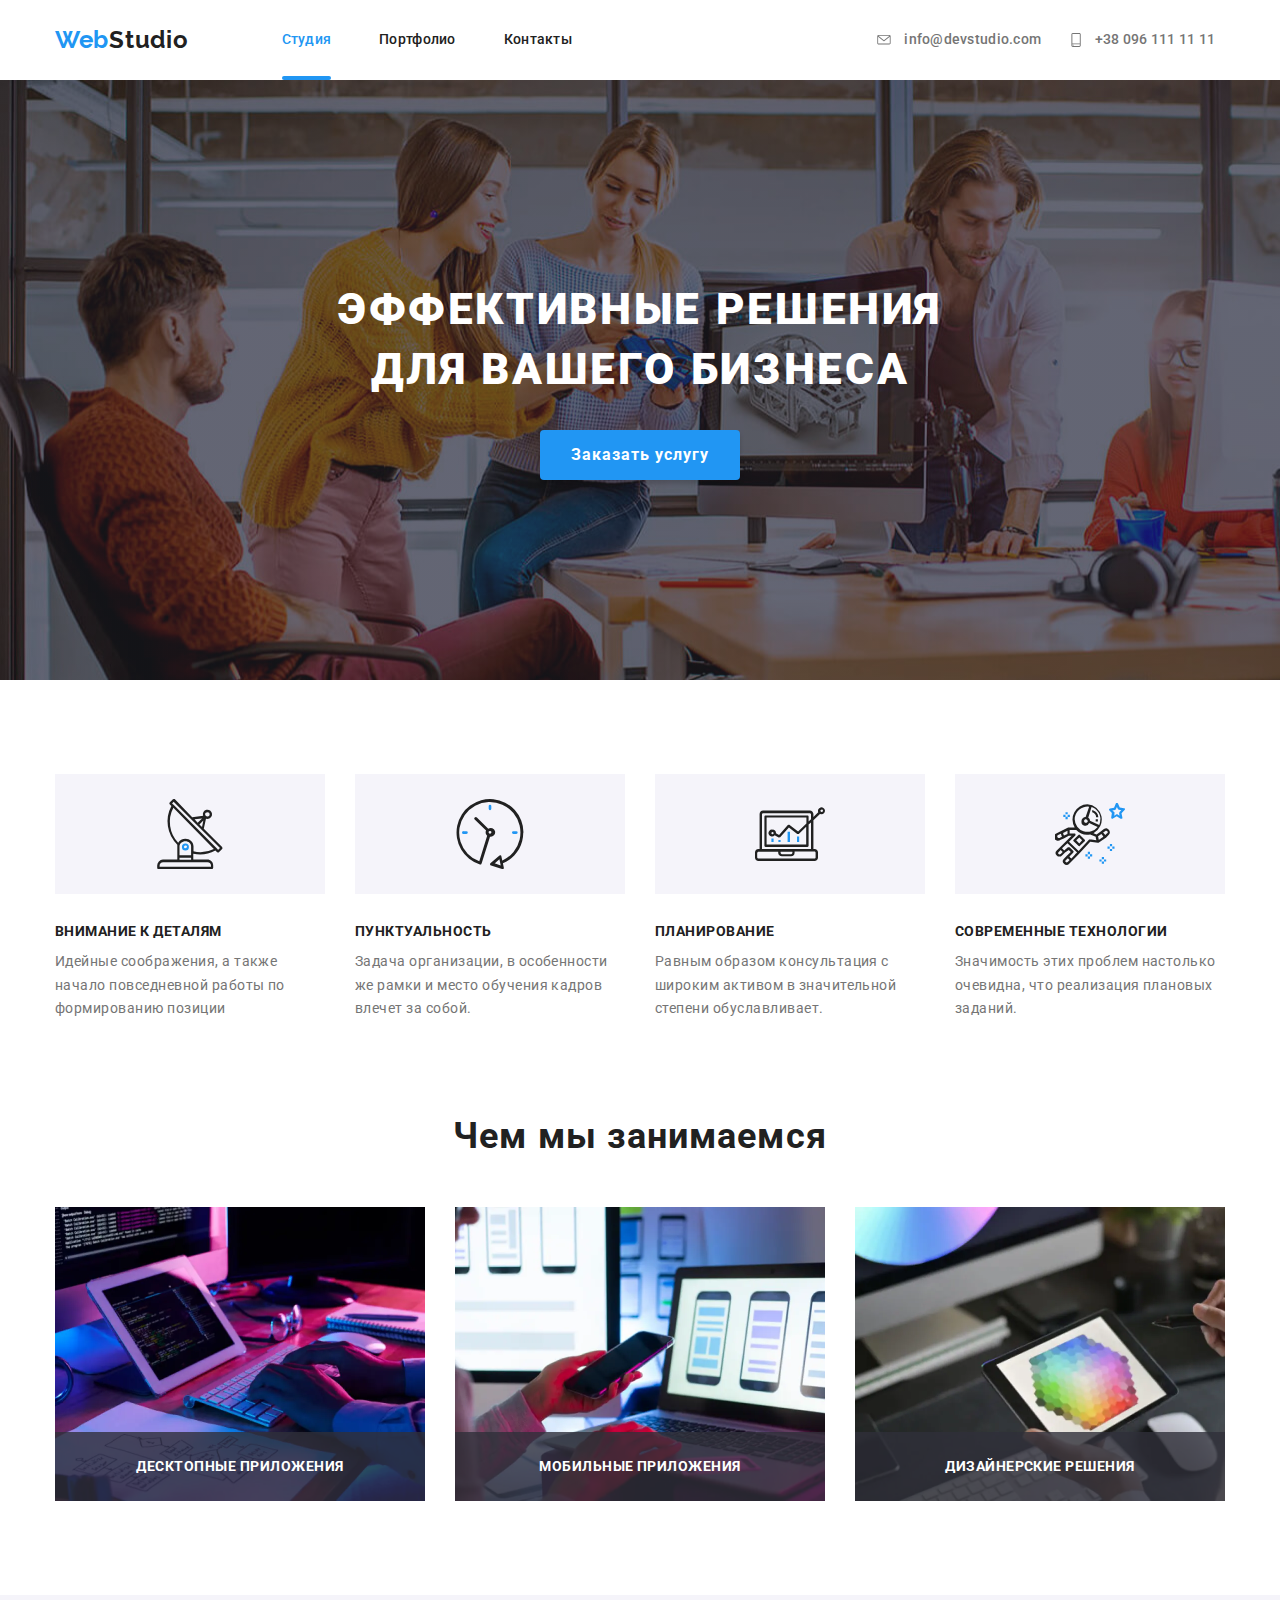
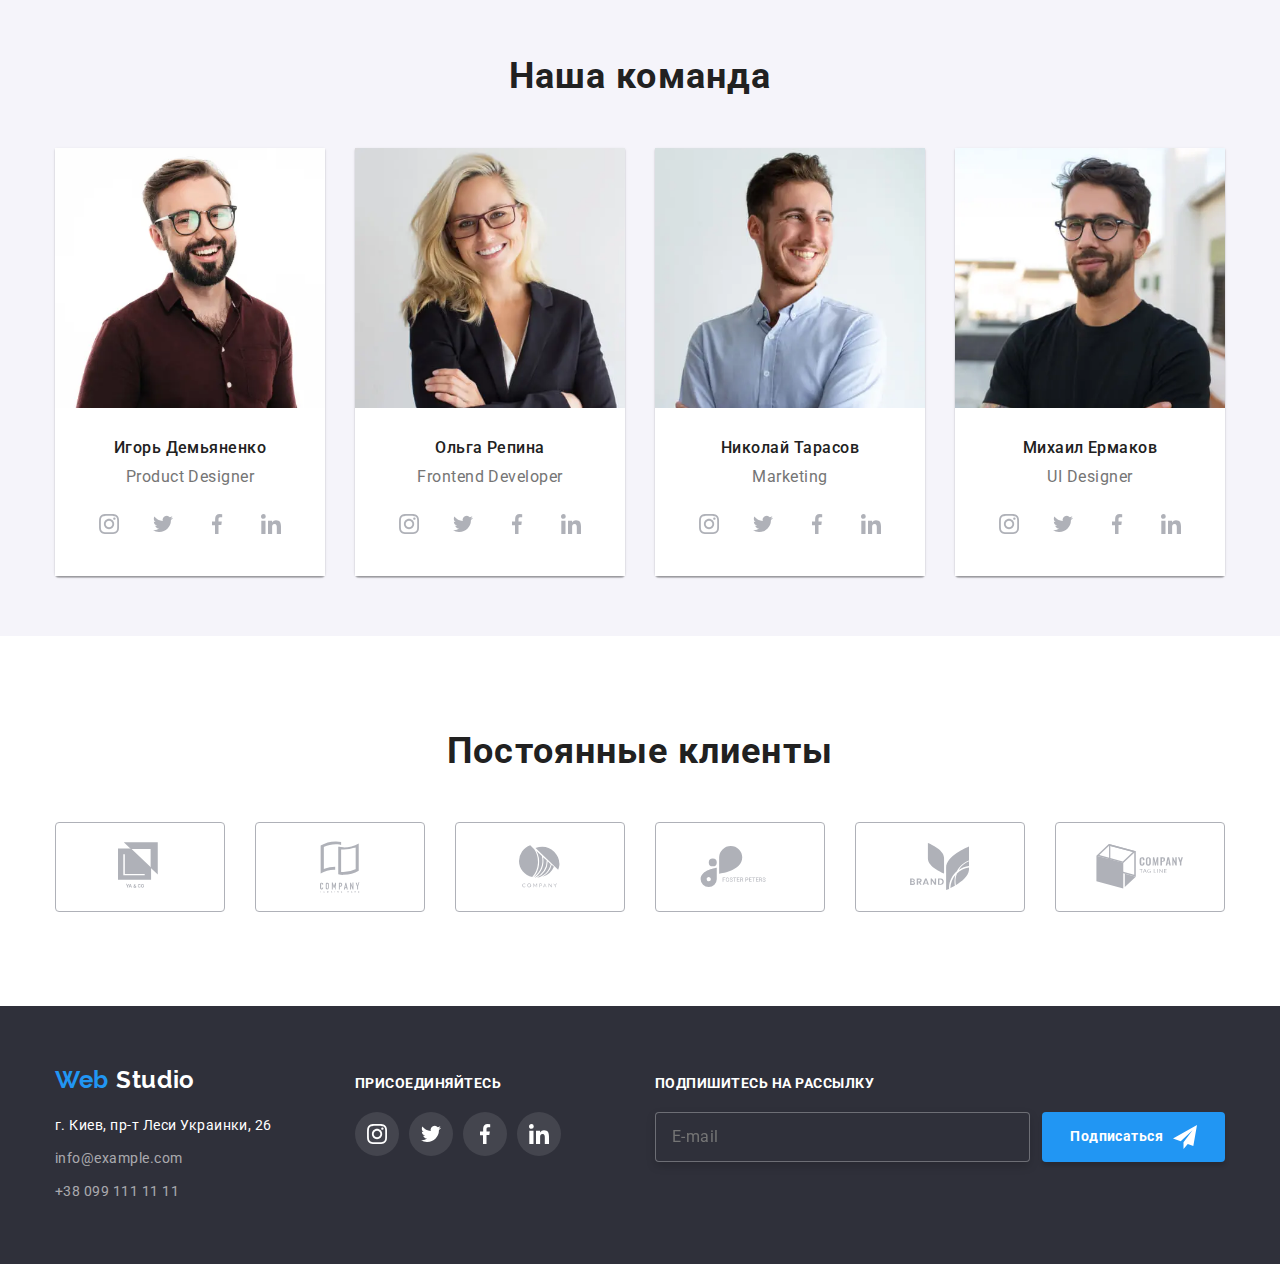
<file: index.html>
<!DOCTYPE html>
<html lang="ru">
  <head>
    <meta charset="UTF-8" />
    <meta name="viewport" content="width=device-width, initial-scale=1.0" />
    <title>Web Studio</title>
    <link
      href="https://fonts.googleapis.com/css2?family=Roboto:wght@400;500;700;900&display=swap"
      rel="stylesheet"
    />
    <link rel="stylesheet" href="./css/main.min.css" />
  </head>
  <body>
    <!-- Шапка с навигацией header-->
    <header class="header">
      <div class="container header-container">
        <a class="logo link" id="flag" href="" lang="en">
          <span>Web</span>Studio</a
        >
        <button
          class="menu-btn"
          type="button"
          aria-expanded="false"
          aria-controls="navigation-menu"
          data-menu-button
        >
          <svg
            class="burger-menu"
            width="40"
            height="40"
            aria-label="Переключатель мобильного меню"
          >
            <use class="icon-open" href="./images/sprite.svg#icon-openB"></use>
            <use
              class="icon-close"
              href="./images/sprite.svg#icon-closeB"
            ></use>
          </svg>
        </button>
        <nav class="navigation-menu" id="navigation-menu" data-menu>
          <ul class="navigation-list list">
            <li class="navigation-list-item studio">
              <a class="navigation-list-link studio link" href="">Студия</a>
            </li>
            <li class="navigation-list-item">
              <a class="navigation-list-link link" href="./portfolio.html"
                >Портфолио</a
              >
            </li>
            <li class="navigation-list-item">
              <a class="navigation-list-link link" href="">Контакты</a>
            </li>
          </ul>
          <address class="address-header">
            <ul class="address-header-list list">
              <li class="adress-header-list-item">
                <a
                  class="address-header-link link"
                  href="mailto:info@devstudio.com"
                >
                  <svg class="header-icons" width="14" height="10">
                    <use href="./images/sprite.svg#icon-envelope"></use>
                  </svg>
                  info@devstudio.com</a
                >
              </li>
              <li class="adress-header-list-item">
                <a class="address-header-link link" href="tel:+380961111111">
                  <svg class="header-icons" width="10" height="14">
                    <use href="./images/sprite.svg#icon-smartphone"></use>
                  </svg>
                  +38 096 111 11 11</a
                >
              </li>
            </ul>
          </address>
        </nav>
      </div>
    </header>
    <main>
      <!-- Заголовок main-->
      <section class="main">
        <h1 class="main-heading">
          Эффективные решения <br />
          для вашего бизнеса
        </h1>
        <button class="main-heading-order-button" data-modal-open>
          Заказать услугу
        </button>
      </section>
      <!-- О нас about us -->
      <section class="about-us container">
        <h2 hidden>о нас</h2>
        <ul class="about-us-list list">
          <li class="about-us-list-item">
            <div class="about-us-block">
              <svg class="about-us-icons">
                <use href="./images/sprite.svg#icon-antenna"></use>
              </svg>
            </div>
            <h3 class="about-us-subtitle main-subtitle">Внимание к деталям</h3>
            <p class="about-us-description">
              Идейные соображения, а также начало повседневной работы по
              формированию позиции
            </p>
          </li>
          <li class="about-us-list-item">
            <div class="about-us-block">
              <svg class="about-us-icons">
                <use href="./images/sprite.svg#icon-clock"></use>
              </svg>
            </div>
            <h3 class="about-us-subtitle main-subtitle">Пунктуальность</h3>
            <p class="about-us-description">
              Задача организации, в особенности же рамки и место обучения кадров
              влечет за собой.
            </p>
          </li>
          <li class="about-us-list-item">
            <div class="about-us-block">
              <svg class="about-us-icons">
                <use href="./images/sprite.svg#icon-diagram"></use>
              </svg>
            </div>
            <h3 class="about-us-subtitle main-subtitle">Планирование</h3>
            <p class="about-us-description">
              Равным образом консультация с широким активом в значительной
              степени обуславливает.
            </p>
          </li>
          <li class="about-us-list-item">
            <div class="about-us-block">
              <svg class="about-us-icons">
                <use href="./images/sprite.svg#icon-astronaut"></use>
              </svg>
            </div>
            <h3 class="about-us-subtitle main-subtitle">
              Современные технологии
            </h3>
            <p class="about-us-description">
              Значимость этих проблем настолько очевидна, что реализация
              плановых заданий.
            </p>
          </li>
        </ul>
      </section>
      <!-- Чем мы занимаемся doing -->
      <section class="doing container">
        <h2 class="doing-title main-title">Чем мы занимаемся</h2>
        <ul class="doing-list list">
          <li class="doing-list-item">
            <picture>
              <source
                srcset="./images/what_we_do/DesctopWebP.webp"
                type="image/webp"
              />
              <img
                class="doing-img"
                srcset="
                  ./images/what_we_do/Desctop.jpg   1x,
                  ./images/what_we_do/Desctop2x.jpg 2x
                "
                src="./images/what_we_do/Desctop.jpg"
                alt="ноутбук"
                width="370"
                height="294"
              />
            </picture>
            <h3 class="doing-subtitle main-subtitle">Десктопные приложения</h3>
          </li>
          <li class="doing-list-item">
            <picture>
              <source
                srcset="./images/what_we_do/MobileWebP.webp"
                type="image/webp"
              />
              <img
                class="doing-img"
                srcset="
                  ./images/what_we_do/Mobile.jpg   1x,
                  ./images/what_we_do/Mobile2x.jpg 2x
                "
                src="./images/what_we_do/Mobile.jpg"
                alt="телефон"
                width="370"
                height="294"
              />
            </picture>
            <h3 class="doing-subtitle main-subtitle">Мобильные приложения</h3>
          </li>
          <li class="doing-list-item">
            <picture>
              <source
                srcset="./images/what_we_do/TabletWebP.webp"
                type="image/webp"
              />
              <img
                class="doing-img"
                srcset="
                  ./images/what_we_do/Tablet.jpg   1x,
                  ./images/what_we_do/Tablet2x.jpg 2x
                "
                src="./images/what_we_do/Tablet.jpg"
                alt="телефон"
                width="370"
                height="294"
              />
            </picture>
            <h3 class="doing-subtitle main-subtitle">Дизайнерские решения</h3>
          </li>
        </ul>
      </section>
      <!-- Наша команда team -->
      <section class="team">
        <div class="container">
          <h2 class="team-title main-title">Наша команда</h2>
          <ul class="team-list list">
            <li class="team-list-item">
              <div class="team-photo-thumb">
                <picture>
                  <source
                    srcset="
                      ./images/our_team/IehorWebP.webp   1x,
                      ./images/our_team/IehorWebP2x.webp 2x
                    "
                    type="image/webp"
                  />
                  <img
                    class="team-img"
                    srcset="
                      ./images/our_team/Iehor.jpg   1x,
                      ./images/our_team/Iehor2x.jpg 2x
                    "
                    src="./images/our_team/Iehor.jpg"
                    alt="фотография"
                  />
                </picture>
              </div>
              <div class="team-name-block">
                <h3 class="team-name">Игорь Демьяненко</h3>
                <p class="team-profession" lang="en">Product Designer</p>
                <ul class="team-social-list list">
                  <li class="team-social-list-item">
                    <a
                      class="team-social-link"
                      href=""
                      target="_blank"
                      aria-label="иконка инстаграмм"
                    >
                      <svg class="team-social-icons">
                        <use href="./images/sprite.svg#icon-instagram"></use>
                      </svg>
                    </a>
                  </li>
                  <li class="team-social-list-item">
                    <a
                      class="team-social-link"
                      href=""
                      target="_blank"
                      aria-label="иконка твиттер"
                    >
                      <svg class="team-social-icons">
                        <use href="./images/sprite.svg#icon-twitter"></use>
                      </svg>
                    </a>
                  </li>
                  <li class="team-social-list-item">
                    <a
                      class="team-social-link"
                      href=""
                      target="_blank"
                      aria-label="иконка фейсбук"
                    >
                      <svg class="team-social-icons">
                        <use href="./images/sprite.svg#icon-facebook"></use>
                      </svg>
                    </a>
                  </li>
                  <li class="team-social-list-item">
                    <a
                      class="team-social-link"
                      href=""
                      target="_blank"
                      aria-label="иконка ликедина"
                    >
                      <svg class="team-social-icons">
                        <use href="./images/sprite.svg#icon-linkedin"></use>
                      </svg>
                    </a>
                  </li>
                </ul>
              </div>
            </li>
            <li class="team-list-item">
              <div class="team-photo-thumb">
                <picture>
                  <source
                    srcset="
                      ./images/our_team/OlgaWebP.webp   1x,
                      ./images/our_team/OlgaWebp2x.webp 2x
                    "
                    type="image/webp"
                  />
                  <img
                    class="team-img"
                    srcset="
                      ./images/our_team/Olga.jpg   1x,
                      ./images/our_team/Olga2x.jpg 2x
                    "
                    src="./images/our_team/Olga.jpg"
                    alt="фотография"
                  />
                </picture>
              </div>
              <div class="team-name-block">
                <h3 class="team-name">Ольга Репина</h3>
                <p class="team-profession" lang="en">Frontend Developer</p>
                <ul class="team-social-list list">
                  <li class="team-social-list-item">
                    <a
                      class="team-social-link"
                      href=""
                      target="_blank"
                      aria-label="иконка инстаграмм"
                    >
                      <svg class="team-social-icons">
                        <use href="./images/sprite.svg#icon-instagram"></use>
                      </svg>
                    </a>
                  </li>
                  <li class="team-social-list-item">
                    <a
                      class="team-social-link"
                      href=""
                      target="_blank"
                      aria-label="иконка твиттер"
                    >
                      <svg class="team-social-icons">
                        <use href="./images/sprite.svg#icon-twitter"></use>
                      </svg>
                    </a>
                  </li>
                  <li class="team-social-list-item">
                    <a
                      class="team-social-link"
                      href=""
                      target="_blank"
                      aria-label="иконка фейсбук"
                    >
                      <svg class="team-social-icons">
                        <use href="./images/sprite.svg#icon-facebook"></use>
                      </svg>
                    </a>
                  </li>
                  <li class="team-social-list-item">
                    <a
                      class="team-social-link"
                      href=""
                      target="_blank"
                      aria-label="иконка ликедина"
                    >
                      <svg class="team-social-icons">
                        <use href="./images/sprite.svg#icon-linkedin"></use>
                      </svg>
                    </a>
                  </li>
                </ul>
              </div>
            </li>
            <li class="team-list-item">
              <div class="team-photo-thumb">
                <picture>
                  <source
                    srcset="
                      ./images/our_team/NikoliWebP.webp   1x,
                      ./images/our_team/NikoliWebP2x.webp 2x
                    "
                    type="image/webp"
                  />
                  <img
                    class="team-img"
                    srcset="
                      ./images/our_team/Nikol.jpg    1x,
                      ./images/our_team/Nikoli2x.jpg 2x
                    "
                    src="./images/our_team/Nikol.jpg"
                    alt="фотография"
                  />
                </picture>
              </div>
              <div class="team-name-block">
                <h3 class="team-name">Николай Тарасов</h3>
                <p class="team-profession" lang="en">Marketing</p>
                <ul class="team-social-list list">
                  <li class="team-social-list-item">
                    <a
                      class="team-social-link"
                      href=""
                      target="_blank"
                      aria-label="иконка инстаграмм"
                    >
                      <svg class="team-social-icons">
                        <use href="./images/sprite.svg#icon-instagram"></use>
                      </svg>
                    </a>
                  </li>
                  <li class="team-social-list-item">
                    <a
                      class="team-social-link"
                      href=""
                      target="_blank"
                      aria-label="иконка твиттер"
                    >
                      <svg class="team-social-icons">
                        <use href="./images/sprite.svg#icon-twitter"></use>
                      </svg>
                    </a>
                  </li>
                  <li class="team-social-list-item">
                    <a
                      class="team-social-link"
                      href=""
                      target="_blank"
                      aria-label="иконка фейсбук"
                    >
                      <svg class="team-social-icons">
                        <use href="./images/sprite.svg#icon-facebook"></use>
                      </svg>
                    </a>
                  </li>
                  <li class="team-social-list-item">
                    <a
                      class="team-social-link"
                      href=""
                      target="_blank"
                      aria-label="иконка ликедина"
                    >
                      <svg class="team-social-icons">
                        <use href="./images/sprite.svg#icon-linkedin"></use>
                      </svg>
                    </a>
                  </li>
                </ul>
              </div>
            </li>
            <li class="team-list-item">
              <div class="team-photo-thumb">
                <picture>
                  <source
                    srcset="
                      ./images/our_team/MishaWebP.webp   1x,
                      ./images/our_team/MishaWebP2x.webp 2x
                    "
                    type="image/webp"
                  />
                  <img
                    class="team-img"
                    srcset="
                      ./images/our_team/Misha.jpg   1x,
                      ./images/our_team/Misha2x.jpg 2x
                    "
                    src="./images/our_team/Misha.jpg"
                    alt="фотография"
                  />
                </picture>
              </div>
              <div class="team-name-block">
                <h3 class="team-name">Михаил Ермаков</h3>
                <p class="team-profession" lang="en">UI Designer</p>
                <ul class="team-social-list list">
                  <li class="team-social-list-item">
                    <a
                      class="team-social-link"
                      href=""
                      target="_blank"
                      aria-label="иконка инстаграмм"
                    >
                      <svg class="team-social-icons">
                        <use href="./images/sprite.svg#icon-instagram"></use>
                      </svg>
                    </a>
                  </li>
                  <li class="team-social-list-item">
                    <a
                      class="team-social-link"
                      href=""
                      target="_blank"
                      aria-label="иконка твиттер"
                    >
                      <svg class="team-social-icons">
                        <use href="./images/sprite.svg#icon-twitter"></use>
                      </svg>
                    </a>
                  </li>
                  <li class="team-social-list-item">
                    <a
                      class="team-social-link"
                      href=""
                      target="_blank"
                      aria-label="иконка фейсбук"
                    >
                      <svg class="team-social-icons">
                        <use href="./images/sprite.svg#icon-facebook"></use>
                      </svg>
                    </a>
                  </li>
                  <li class="team-social-list-item">
                    <a
                      class="team-social-link"
                      href=""
                      target="_blank"
                      aria-label="иконка ликедина"
                    >
                      <svg class="team-social-icons">
                        <use href="./images/sprite.svg#icon-linkedin"></use>
                      </svg>
                    </a>
                  </li>
                </ul>
              </div>
            </li>
          </ul>
        </div>
      </section>
      <!-- Постоянные клиенты clients -->
      <section class="clients container">
        <h2 class="clients-title main-title">Постоянные клиенты</h2>
        <ul class="clients-list list">
          <li class="clients-list-item">
            <a
              class="clients-list-item-link"
              href=""
              target="_blank"
              aria-label="иконка компании"
              ><svg class="clients-icons" width="44px" height="49px">
                <use href="./images/sprite.svg#icon-company_1"></use></svg
            ></a>
          </li>
          <li class="clients-list-item">
            <a
              class="clients-list-item-link"
              href=""
              target="_blank"
              aria-label="иконка компании"
              ><svg class="clients-icons" width="40px" height="52px">
                <use href="./images/sprite.svg#icon-company_2"></use></svg
            ></a>
          </li>
          <li class="clients-list-item">
            <a
              class="clients-list-item-link"
              href=""
              target="_blank"
              aria-label="иконка компании"
              ><svg class="clients-icons" width="41px" height="43px">
                <use href="./images/sprite.svg#icon-company_3"></use></svg
            ></a>
          </li>
          <li class="clients-list-item">
            <a
              class="clients-list-item-link"
              href=""
              target="_blank"
              aria-label="иконка компании"
              ><svg class="clients-icons" width="80px" height="42px">
                <use href="./images/sprite.svg#icon-company_4"></use></svg
            ></a>
          </li>
          <li class="clients-list-item">
            <a
              class="clients-list-item-link"
              href=""
              target="_blank"
              aria-label="иконка компании"
              ><svg class="clients-icons" width="59px" height="47px">
                <use href="./images/sprite.svg#icon-company_5"></use></svg
            ></a>
          </li>
          <li class="clients-list-item">
            <a
              class="clients-list-item-link"
              href=""
              target="_blank"
              aria-label="иконка компании"
              ><svg class="clients-icons" width="88px" height="45px">
                <use href="./images/sprite.svg#icon-company_6"></use></svg
            ></a>
          </li>
        </ul>
      </section>
    </main>
    <!-- Подвал -->
    <footer class="footer">
      <div class="footer-block container">
        <div class="footer-address-block first-footer-block">
          <a class="logo link logo-f" href="#flag" lang="en">
            <span>Web</span> Studio</a
          >
          <address class="footer-address">
            <ul class="footer-address-list list">
              <li class="footer-address-list-item">
                <a class="footer-address-list-item-link street link" href=""
                  >г. Киев, пр-т Леси Украинки, 26</a
                >
              </li>
              <li class="footer-address-list-item">
                <a
                  class="footer-address-list-item-link link"
                  href="mailto:info@example.com"
                  >info@example.com</a
                >
              </li>
              <li class="footer-address-list-item">
                <a
                  class="footer-address-list-item-link link"
                  href="tel:+380991111111"
                  >+38 099 111 11 11</a
                >
              </li>
            </ul>
          </address>
        </div>
        <div class="footer-social-block first-footer-block">
          <b class="footer-subtitle main-subtitle">присоединяйтесь</b>
          <ul class="footer-social-list list">
            <li class="footer-social-list-item">
              <a
                class="footer-social-link"
                href=""
                target="_blank"
                aria-label="иконка инстаграмм"
              >
                <svg class="join-icons">
                  <use href="./images/sprite.svg#icon-instagram"></use></svg
              ></a>
            </li>
            <li class="footer-social-list-item">
              <a
                class="footer-social-link"
                href=""
                target="_blank"
                aria-label="иконка твиттер"
              >
                <svg class="join-icons">
                  <use href="./images/sprite.svg#icon-twitter"></use></svg
              ></a>
            </li>
            <li class="footer-social-list-item">
              <a
                class="footer-social-link"
                href=""
                target="_blank"
                aria-label="иконка фейсбук"
              >
                <svg class="join-icons">
                  <use href="./images/sprite.svg#icon-facebook"></use></svg
              ></a>
            </li>
            <li class="footer-social-list-item">
              <a
                class="footer-social-link"
                href=""
                target="_blank"
                aria-label="иконка ликедина"
              >
                <svg class="join-icons">
                  <use href="./images/sprite.svg#icon-linkedin"></use></svg
              ></a>
            </li>
          </ul>
        </div>
        <div class="footer-forma">
          <b class="main-subtitle footer-subtitle footer-subtitle-form"
            >подпишитесь на рассылку</b
          >
          <form class="js-speaker-form">
            <input
              class="email-forma"
              type="email"
              name="user_email"
              placeholder="E-mail"
            />
            <button class="footer-btn" type="submit">
              Подписаться
              <svg class="footer-icon-plane" width="24px" height="24px">
                <use href="./images/sprite.svg#icon-plane"></use>
              </svg>
            </button>
          </form>
        </div>
      </div>
    </footer>
    <div class="backdrop is-hidden" data-modal>
      <div class="modal">
        <button class="modal-btn-close" data-modal-close>
          <svg class="modal-icon-close" width="11px" height="11px">
            <use href="./images/sprite.svg#modal-close"></use>
          </svg>
        </button>
        <form class="js-speaker-form modal-form">
          <b class="modal-title">Оставьте свои данные, мы вам перезвоним</b>
          <div class="modal-form-block">
            <input
              class="modal-input"
              type="text"
              name="user_name"
              id="name"
              placeholder=" "
            />
            <label class="modal-label" for="name">Имя</label>
            <svg class="modal-label-icons" width="12px" height="12px">
              <use href="./images/sprite.svg#modal-name"></use>
            </svg>
          </div>
          <div class="modal-form-block">
            <input
              class="modal-input"
              type="tel"
              name="user_tel"
              id="tel"
              placeholder=" "
              autocomplete="off"
            />
            <label class="modal-label" for="tel">Телефон</label>
            <svg class="modal-label-icons" width="13px" height="13px">
              <use href="./images/sprite.svg#modal-tel"></use>
            </svg>
          </div>
          <div class="modal-form-block">
            <input
              class="modal-input"
              type="email"
              name="user_email"
              id="mail"
              placeholder=" "
            />
            <label class="modal-label" for="mail">Почта</label>
            <svg class="modal-label-icons" width="15px" height="12px">
              <use href="./images/sprite.svg#modal-mail"></use>
            </svg>
          </div>
          <textarea
            class="modal-textarea"
            name="user_messege"
            placeholder="Комментарий"
          ></textarea>

          <label class="modal-checkbox-label">
            <input
              class="modal-checkbox-input"
              type="checkbox"
              name="condition"
              value="agree"
            /><span class="checkbox-icon"></span>Соглашаюсь с рассылкой и
            принимаю
            <a class="modal-checkbox-link" href=""> Условия договора </a>
          </label>

          <button class="main-heading-order-button" type="submit">
            Отправить
          </button>
        </form>
      </div>
    </div>
    <script src="./js/modal.js"></script>
    <script src="./js/menu.js"></script>
  </body>
</html>
</file>
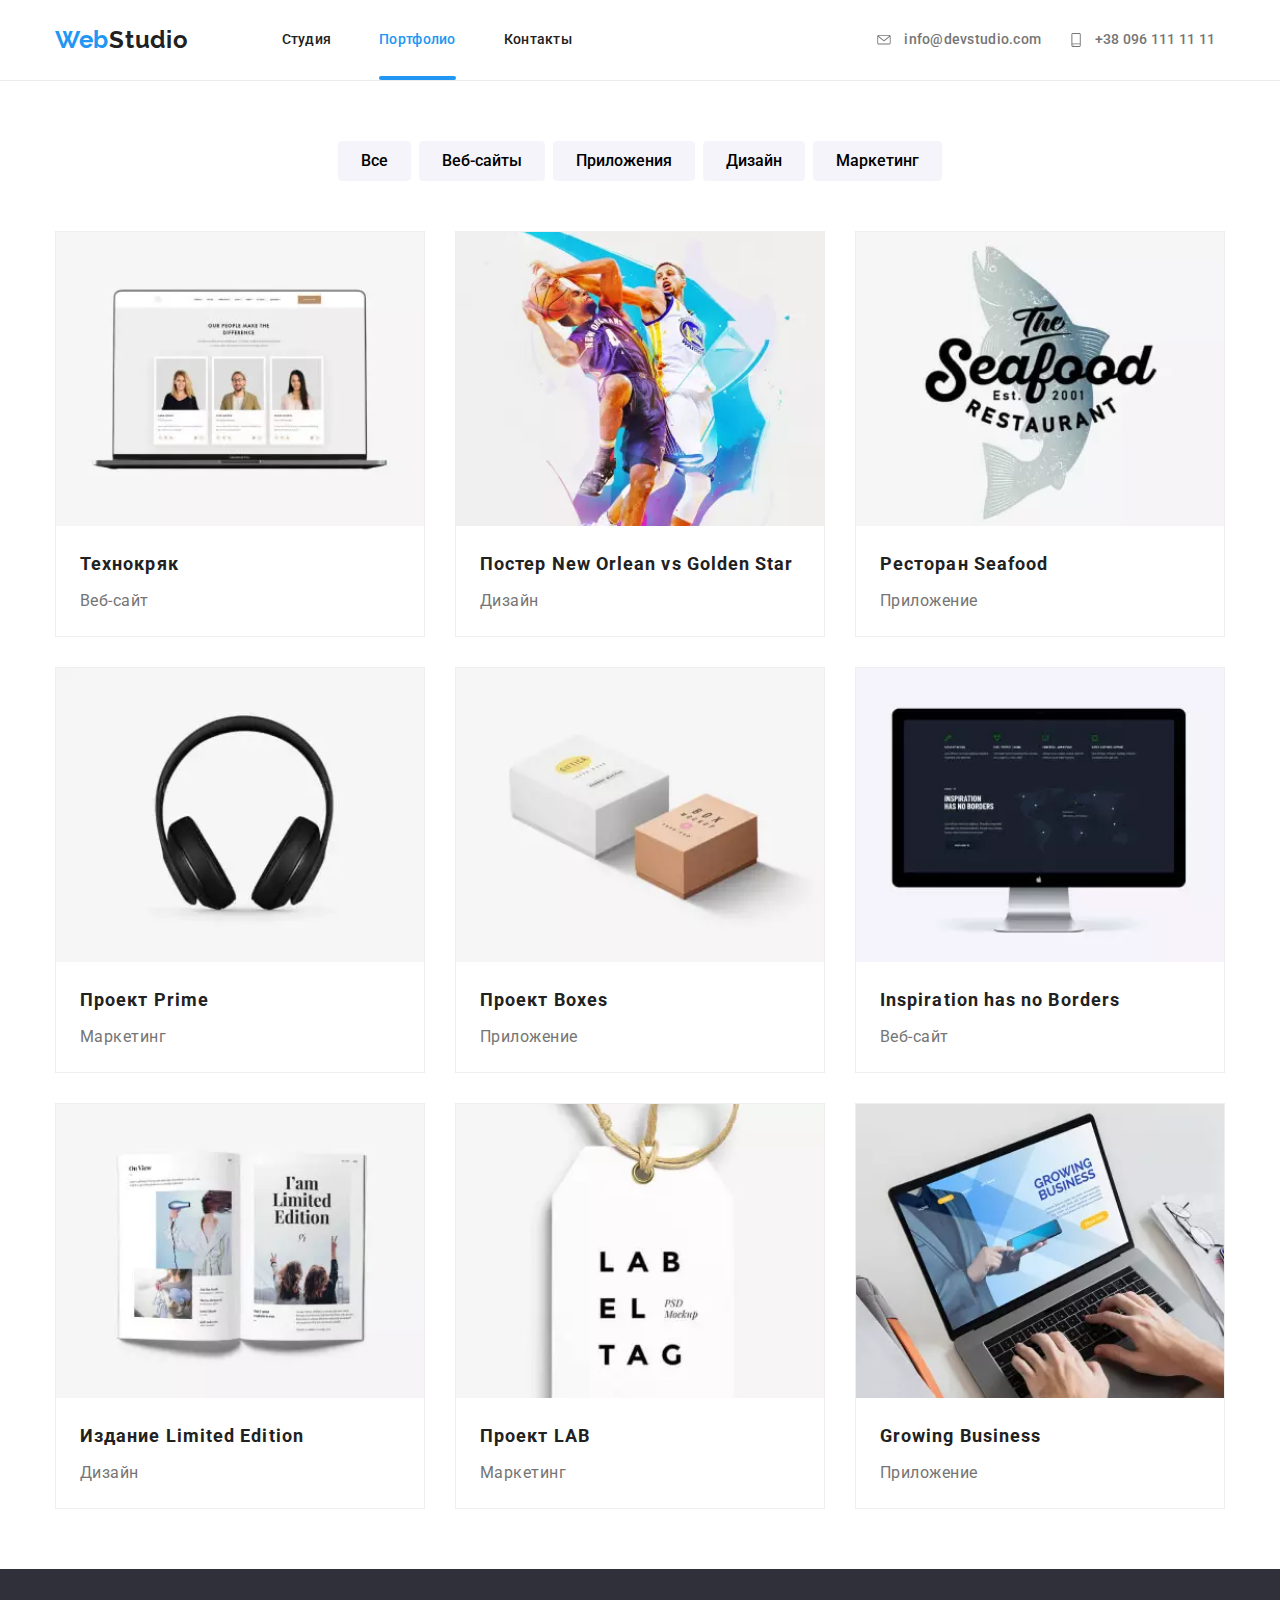
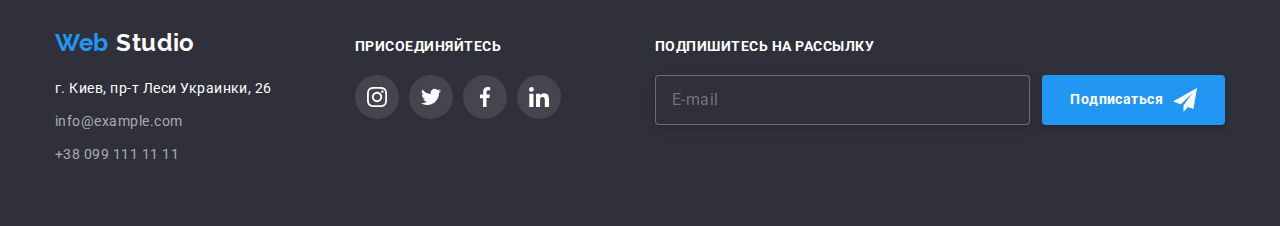
<file: portfolio.html>
<!DOCTYPE html>
<html lang="ru">
  <head>
    <meta charset="UTF-8" />
    <meta name="viewport" content="width=device-width, initial-scale=1.0" />
    <title>Web Studio</title>
    <link
      href="https://fonts.googleapis.com/css2?family=Roboto:wght@400;500;700;900&display=swap"
      rel="stylesheet"
    />
    <link rel="stylesheet" href="./css/portfolio.min.css" />
  </head>
  <body>
    <!-- Шапка с навигацией -->
    <header class="header h-border">
      <div class="container header-container">
        <a class="logo link" id="flag" href="" lang="en">
          <span>Web</span>Studio</a
        >
        <button
          class="menu-btn"
          type="button"
          aria-expanded="false"
          aria-controls="navigation-menu"
          data-menu-button
        >
          <svg class="burger-menu" width="40" height="40">
            <use class="icon-open" href="./images/sprite.svg#icon-openB"></use>
            <use
              class="icon-close"
              href="./images/sprite.svg#icon-closeB"
            ></use>
          </svg>
        </button>
        <nav class="navigation-menu" id="navigation-menu" data-menu>
          <ul class="navigation-list list">
            <li class="navigation-list-item studio">
              <a class="navigation-list-link link" href="./index.html"
                >Студия</a
              >
            </li>
            <li class="navigation-list-item">
              <a
                class="navigation-list-link studio link"
                href="./portfolio.html"
                >Портфолио</a
              >
            </li>
            <li class="navigation-list-item">
              <a class="navigation-list-link link" href="">Контакты</a>
            </li>
          </ul>
          <address class="address-header">
            <ul class="address-header-list list">
              <li class="adress-header-list-item">
                <a
                  class="address-header-link link"
                  href="mailto:info@devstudio.com"
                >
                  <svg class="header-icons" width="14" height="10">
                    <use href="./images/sprite.svg#icon-envelope"></use>
                  </svg>
                  info@devstudio.com</a
                >
              </li>
              <li class="adress-header-list-item">
                <a class="address-header-link link" href="tel:+380961111111">
                  <svg class="header-icons" width="10" height="14">
                    <use href="./images/sprite.svg#icon-smartphone"></use>
                  </svg>
                  +38 096 111 11 11</a
                >
              </li>
            </ul>
          </address>
        </nav>
      </div>
    </header>
    <main>
      <!-- Портфолио -->
      <section class="portfolio">
        <div class="container">
          <h1 hidden>Портфолио</h1>
          <ul class="portfolio-btn-list list">
            <li class="portfolio-btn-list-item">
              <button class="portfolio-btn" type="button">Все</button>
            </li>
            <li class="portfolio-btn-list-item">
              <button class="portfolio-btn" type="button">Веб-сайты</button>
            </li>
            <li class="portfolio-btn-list-item">
              <button class="portfolio-btn" type="button">Приложения</button>
            </li>
            <li class="portfolio-btn-list-item">
              <button class="portfolio-btn" type="button">Дизайн</button>
            </li>
            <li class="portfolio-btn-list-item">
              <button class="portfolio-btn" type="button">Маркетинг</button>
            </li>
          </ul>
          <!-- Список карточек -->
          <ul class="portfolio-cards-list list">
            <li class="portfolio-cards-list-item">
              <a class="portfolio-cards-list-item-link link" href="">
                <div class="cards-top">
                  <picture>
                    <source
                      media="(max-width: 767px)"
                      srcset="
                        ./images/portfolio_card/Mobile/project1Wm.webp    1x,
                        ./images/portfolio_card/Mobile/project1Wm_2x.webp 2x
                      "
                      type="image/webp"
                    />
                    <source
                      media="(min-width: 768px)"
                      srcset="
                        ./images/portfolio_card/Tablet/project1W.webp    1x,
                        ./images/portfolio_card/Tablet/project1W_2x.webp 2x
                      "
                      type="image/webp"
                    />
                    <source
                      media="(min-width: 1200px)"
                      srcset="
                        ./images/portfolio_card/Desctop/project1Wd.webp    1x,
                        ./images/portfolio_card/Desctop/project1Wd_2x.webp 2x
                      "
                      type="image/webp"
                    />
                    <img
                      class="portfolio-cards-img"
                      srcset="
                        ./images/portfolio_card/project1j.jpg    1x,
                        ./images/portfolio_card/project1j@2x.jpg 2x
                      "
                      src="./images/portfolio_card/project1j.jpg"
                      alt="картинка сайта"
                    />
                  </picture>
                  <p class="portfolio-overlay-cards list">
                    Технокряк это современная площадка распространения
                    коронавируса. Компании используют эту платформу для
                    цифрового шпионажа и атак на защищённые сервера конкурентов.
                  </p>
                </div>

                <div class="cards-bottom">
                  <h2 class="portfolo-subtitle">Технокряк</h2>
                  <p class="portfolo-subtitle-type">Веб-сайт</p>
                </div>
              </a>
            </li>
            <li class="portfolio-cards-list-item">
              <a class="portfolio-cards-list-item-link link" href="">
                <div class="cards-top">
                  <picture>
                    <source
                      media="(max-width: 767px)"
                      srcset="
                        ./images/portfolio_card/Mobile/project2Wm.webp    1x,
                        ./images/portfolio_card/Mobile/project2Wm_2x.webp 2x
                      "
                      type="image/webp"
                    />
                    <source
                      media="(min-width: 768px)"
                      srcset="
                        ./images/portfolio_card/Tablet/project2W.webp    1x,
                        ./images/portfolio_card/Tablet/project2W_2x.webp 2x
                      "
                      type="image/webp"
                    />
                    <source
                      media="(min-width: 1200px)"
                      srcset="
                        ./images/portfolio_card/Desctop/project2Wd.webp    1x,
                        ./images/portfolio_card/Desctop/project2Wd_2x.webp 2x
                      "
                      type="image/webp"
                    />
                    <img
                      class="portfolio-cards-img"
                      srcset="
                        ./images/portfolio_card/project2j.jpg    1x,
                        ./images/portfolio_card/project2j@2x.jpg 2x
                      "
                      src="./images/portfolio_card/project2j.jpg"
                      alt="картинка сайта"
                    />
                  </picture>
                  <p class="portfolio-overlay-cards list">
                    Технокряк это современная площадка распространения
                    коронавируса. Компании используют эту платформу для
                    цифрового шпионажа и атак на защищённые сервера конкурентов.
                  </p>
                </div>
                <div class="cards-bottom">
                  <h2 class="portfolo-subtitle">
                    Постер New Orlean vs Golden Star
                  </h2>
                  <p class="portfolo-subtitle-type">Дизайн</p>
                </div>
              </a>
            </li>
            <li class="portfolio-cards-list-item">
              <a class="portfolio-cards-list-item-link link" href="">
                <div class="cards-top">
                  <picture>
                    <source
                      media="(max-width: 767px)"
                      srcset="
                        ./images/portfolio_card/Mobile/project3Wm.webp    1x,
                        ./images/portfolio_card/Mobile/project3Wm_2x.webp 2x
                      "
                      type="image/webp"
                    />
                    <source
                      media="(min-width: 768px)"
                      srcset="
                        ./images/portfolio_card/Tablet/project3W.webp    1x,
                        ./images/portfolio_card/Tablet/project3W_2x.webp 2x
                      "
                      type="image/webp"
                    />
                    <source
                      media="(min-width: 1200px)"
                      srcset="
                        ./images/portfolio_card/Desctop/project3Wd.webp    1x,
                        ./images/portfolio_card/Desctop/project3Wd_2x.webp 2x
                      "
                      type="image/webp"
                    />
                    <img
                      class="portfolio-cards-img"
                      srcset="
                        ./images/portfolio_card/project3j.jpg    1x,
                        ./images/portfolio_card/project3j@2x.jpg 2x
                      "
                      src="./images/portfolio_card/project3j.jpg"
                      alt="картинка сайта"
                    />
                  </picture>
                  <p class="portfolio-overlay-cards list">
                    Технокряк это современная площадка распространения
                    коронавируса. Компании используют эту платформу для
                    цифрового шпионажа и атак на защищённые сервера конкурентов.
                  </p>
                </div>
                <div class="cards-bottom">
                  <h2 class="portfolo-subtitle">Ресторан Seafood</h2>
                  <p class="portfolo-subtitle-type">Приложение</p>
                </div>
              </a>
            </li>
            <li class="portfolio-cards-list-item">
              <a class="portfolio-cards-list-item-link link" href="">
                <div class="cards-top">
                  <picture>
                    <source
                      media="(max-width: 767px)"
                      srcset="
                        ./images/portfolio_card/Mobile/project4Wm.webp    1x,
                        ./images/portfolio_card/Mobile/project4Wm_2x.webp 2x
                      "
                      type="image/webp"
                    />
                    <source
                      media="(min-width: 768px)"
                      srcset="
                        ./images/portfolio_card/Tablet/project4W.webp    1x,
                        ./images/portfolio_card/Tablet/project4W_2x.webp 2x
                      "
                      type="image/webp"
                    />
                    <source
                      media="(min-width: 1200px)"
                      srcset="
                        ./images/portfolio_card/Desctop/project4Wd.webp    1x,
                        ./images/portfolio_card/Desctop/project4Wd_2x.webp 2x
                      "
                      type="image/webp"
                    />
                    <img
                      class="portfolio-cards-img"
                      srcset="
                        ./images/portfolio_card/project4j.jpg    1x,
                        ./images/portfolio_card/project4j@2x.jpg 2x
                      "
                      src="./images/portfolio_card/project4j.jpg"
                      alt="картинка сайта"
                    />
                  </picture>
                  <p class="portfolio-overlay-cards list">
                    Технокряк это современная площадка распространения
                    коронавируса. Компании используют эту платформу для
                    цифрового шпионажа и атак на защищённые сервера конкурентов.
                  </p>
                </div>
                <div class="cards-bottom">
                  <h2 class="portfolo-subtitle">Проект Prime</h2>
                  <p class="portfolo-subtitle-type">Маркетинг</p>
                </div>
              </a>
            </li>
            <li class="portfolio-cards-list-item">
              <a class="portfolio-cards-list-item-link link" href="">
                <div class="cards-top">
                  <picture>
                    <source
                      media="(max-width: 767px)"
                      srcset="
                        ./images/portfolio_card/Mobile/project5Wm.webp    1x,
                        ./images/portfolio_card/Mobile/project5Wm_2x.webp 2x
                      "
                      type="image/webp"
                    />
                    <source
                      media="(min-width: 768px)"
                      srcset="
                        ./images/portfolio_card/Tablet/project5W.webp    1x,
                        ./images/portfolio_card/Tablet/project5W_2x.webp 2x
                      "
                      type="image/webp"
                    />
                    <source
                      media="(min-width: 1200px)"
                      srcset="
                        ./images/portfolio_card/Desctop/project5Wd.webp    1x,
                        ./images/portfolio_card/Desctop/project5Wd_2x.webp 2x
                      "
                      type="image/webp"
                    />
                    <img
                      class="portfolio-cards-img"
                      srcset="
                        ./images/portfolio_card/project5j.jpg    1x,
                        ./images/portfolio_card/project5j@2x.jpg 2x
                      "
                      src="./images/portfolio_card/project5j.jpg"
                      alt="картинка сайта"
                    />
                  </picture>
                  <p class="portfolio-overlay-cards list">
                    Технокряк это современная площадка распространения
                    коронавируса. Компании используют эту платформу для
                    цифрового шпионажа и атак на защищённые сервера конкурентов.
                  </p>
                </div>
                <div class="cards-bottom">
                  <h2 class="portfolo-subtitle">Проект Boxes</h2>
                  <p class="portfolo-subtitle-type">Приложение</p>
                </div>
              </a>
            </li>
            <li class="portfolio-cards-list-item">
              <a class="portfolio-cards-list-item-link link" href="">
                <div class="cards-top">
                  <picture>
                    <source
                      media="(max-width: 767px)"
                      srcset="
                        ./images/portfolio_card/Mobile/project6Wm.webp    1x,
                        ./images/portfolio_card/Mobile/project6Wm_2x.webp 2x
                      "
                      type="image/webp"
                    />
                    <source
                      media="(min-width: 768px)"
                      srcset="
                        ./images/portfolio_card/Tablet/project6W.webp    1x,
                        ./images/portfolio_card/Tablet/project6W_2x.webp 2x
                      "
                      type="image/webp"
                    />
                    <source
                      media="(min-width: 1200px)"
                      srcset="
                        ./images/portfolio_card/Desctop/project6Wd.webp    1x,
                        ./images/portfolio_card/Desctop/project6Wd_2x.webp 2x
                      "
                      type="image/webp"
                    />
                    <img
                      class="portfolio-cards-img"
                      srcset="
                        ./images/portfolio_card/project6j.jpg    1x,
                        ./images/portfolio_card/project6j@2x.jpg 2x
                      "
                      src="./images/portfolio_card/project6j.jpg"
                      alt="картинка сайта"
                    />
                  </picture>
                  <p class="portfolio-overlay-cards list">
                    Технокряк это современная площадка распространения
                    коронавируса. Компании используют эту платформу для
                    цифрового шпионажа и атак на защищённые сервера конкурентов.
                  </p>
                </div>
                <div class="cards-bottom">
                  <h2 class="portfolo-subtitle">Inspiration has no Borders</h2>
                  <p class="portfolo-subtitle-type">Веб-сайт</p>
                </div>
              </a>
            </li>
            <li class="portfolio-cards-list-item">
              <a class="portfolio-cards-list-item-link link" href="">
                <div class="cards-top">
                  <picture>
                    <source
                      media="(max-width: 767px)"
                      srcset="
                        ./images/portfolio_card/Mobile/project7Wm.webp    1x,
                        ./images/portfolio_card/Mobile/project7Wm_2x.webp 2x
                      "
                      type="image/webp"
                    />
                    <source
                      media="(min-width: 768px)"
                      srcset="
                        ./images/portfolio_card/Tablet/project7W.webp    1x,
                        ./images/portfolio_card/Tablet/project7W_2x.webp 2x
                      "
                      type="image/webp"
                    />
                    <source
                      media="(min-width: 1200px)"
                      srcset="
                        ./images/portfolio_card/Desctop/project7Wd.webp    1x,
                        ./images/portfolio_card/Desctop/project7Wd_2x.webp 2x
                      "
                      type="image/webp"
                    />
                    <img
                      class="portfolio-cards-img"
                      srcset="
                        ./images/portfolio_card/project7j.jpg    1x,
                        ./images/portfolio_card/project7j@2x.jpg 2x
                      "
                      src="./images/portfolio_card/project7j.jpg"
                      alt="картинка сайта"
                    />
                  </picture>
                  <p class="portfolio-overlay-cards list">
                    Технокряк это современная площадка распространения
                    коронавируса. Компании используют эту платформу для
                    цифрового шпионажа и атак на защищённые сервера конкурентов.
                  </p>
                </div>
                <div class="cards-bottom">
                  <h2 class="portfolo-subtitle">Издание Limited Edition</h2>
                  <p class="portfolo-subtitle-type">Дизайн</p>
                </div>
              </a>
            </li>
            <li class="portfolio-cards-list-item">
              <a class="portfolio-cards-list-item-link link" href="">
                <div class="cards-top">
                  <picture>
                    <source
                      media="(max-width: 767px)"
                      srcset="
                        ./images/portfolio_card/Mobile/project8Wm.webp    1x,
                        ./images/portfolio_card/Mobile/project8Wm_2x.webp 2x
                      "
                      type="image/webp"
                    />
                    <source
                      media="(min-width: 768px)"
                      srcset="
                        ./images/portfolio_card/Tablet/project8W.webp    1x,
                        ./images/portfolio_card/Tablet/project8W_2x.webp 2x
                      "
                      type="image/webp"
                    />
                    <source
                      media="(min-width: 1200px)"
                      srcset="
                        ./images/portfolio_card/Desctop/project8Wd.webp    1x,
                        ./images/portfolio_card/Desctop/project8Wd_2x.webp 2x
                      "
                      type="image/webp"
                    />
                    <img
                      class="portfolio-cards-img"
                      srcset="
                        ./images/portfolio_card/project8j.jpg    1x,
                        ./images/portfolio_card/project8j@2x.jpg 2x
                      "
                      src="./images/portfolio_card/project8j.jpg"
                      alt="картинка сайта"
                    />
                  </picture>
                  <p class="portfolio-overlay-cards list">
                    Технокряк это современная площадка распространения
                    коронавируса. Компании используют эту платформу для
                    цифрового шпионажа и атак на защищённые сервера конкурентов.
                  </p>
                </div>
                <div class="cards-bottom">
                  <h2 class="portfolo-subtitle">Проект LAB</h2>
                  <p class="portfolo-subtitle-type">Маркетинг</p>
                </div>
              </a>
            </li>
            <li class="portfolio-cards-list-item">
              <a class="portfolio-cards-list-item-link link" href="">
                <div class="cards-top">
                  <picture>
                    <source
                      media="(max-width: 767px)"
                      srcset="
                        ./images/portfolio_card/Mobile/project9Wm.webp    1x,
                        ./images/portfolio_card/Mobile/project9Wm_2x.webp 2x
                      "
                      type="image/webp"
                    />
                    <source
                      media="(min-width: 768px)"
                      srcset="
                        ./images/portfolio_card/Tablet/project9W.webp    1x,
                        ./images/portfolio_card/Tablet/project9W_2x.webp 2x
                      "
                      type="image/webp"
                    />
                    <source
                      media="(min-width: 1200px)"
                      srcset="
                        ./images/portfolio_card/Desctop/project9Wd.webp    1x,
                        ./images/portfolio_card/Desctop/project9Wd_2x.webp 2x
                      "
                      type="image/webp"
                    />
                    <img
                      class="portfolio-cards-img"
                      srcset="
                        ./images/portfolio_card/project9j.jpg    1x,
                        ./images/portfolio_card/project9j@2x.jpg 2x
                      "
                      src="./images/portfolio_card/project9j.jpg"
                      alt="картинка сайта"
                    />
                  </picture>
                  <p class="portfolio-overlay-cards list">
                    Технокряк это современная площадка распространения
                    коронавируса. Компании используют эту платформу для
                    цифрового шпионажа и атак на защищённые сервера конкурентов.
                  </p>
                </div>
                <div class="cards-bottom">
                  <h2 class="portfolo-subtitle">Growing Business</h2>
                  <p class="portfolo-subtitle-type">Приложение</p>
                </div>
              </a>
            </li>
          </ul>
        </div>
      </section>
    </main>
    <!-- Подвал -->
    <footer class="footer">
      <div class="footer-block container">
        <div class="footer-address-block first-footer-block">
          <a class="logo link logo-f" href="#flag" lang="en">
            <span>Web</span> Studio</a
          >
          <address class="footer-address">
            <ul class="footer-address-list list">
              <li class="footer-address-list-item">
                <a class="footer-address-list-item-link street link" href=""
                  >г. Киев, пр-т Леси Украинки, 26</a
                >
              </li>
              <li class="footer-address-list-item">
                <a
                  class="footer-address-list-item-link link"
                  href="mailto:info@example.com"
                  >info@example.com</a
                >
              </li>
              <li class="footer-address-list-item">
                <a
                  class="footer-address-list-item-link link"
                  href="tel:+380991111111"
                  >+38 099 111 11 11</a
                >
              </li>
            </ul>
          </address>
        </div>
        <div class="footer-social-block first-footer-block">
          <b class="footer-subtitle main-subtitle">присоединяйтесь</b>
          <ul class="footer-social-list list">
            <li class="footer-social-list-item">
              <a
                class="footer-social-link"
                href=""
                target="_blank"
                aria-label="иконка инстаграмм"
              >
                <svg class="join-icons">
                  <use href="./images/sprite.svg#icon-instagram"></use></svg
              ></a>
            </li>
            <li class="footer-social-list-item">
              <a
                class="footer-social-link"
                href=""
                target="_blank"
                aria-label="иконка твиттер"
              >
                <svg class="join-icons">
                  <use href="./images/sprite.svg#icon-twitter"></use></svg
              ></a>
            </li>
            <li class="footer-social-list-item">
              <a
                class="footer-social-link"
                href=""
                target="_blank"
                aria-label="иконка фейсбук"
              >
                <svg class="join-icons">
                  <use href="./images/sprite.svg#icon-facebook"></use></svg
              ></a>
            </li>
            <li class="footer-social-list-item">
              <a
                class="footer-social-link"
                href=""
                target="_blank"
                aria-label="иконка ликедина"
              >
                <svg class="join-icons">
                  <use href="./images/sprite.svg#icon-linkedin"></use></svg
              ></a>
            </li>
          </ul>
        </div>
        <div class="footer-forma">
          <b class="main-subtitle footer-subtitle footer-subtitle-form"
            >подпишитесь на рассылку</b
          >
          <form>
            <input
              class="email-forma"
              type="email"
              name="user_email"
              placeholder="E-mail"
            />
            <button class="footer-btn" type="submit">
              Подписаться
              <svg class="footer-icon-plane" width="24px" height="24px">
                <use href="./images/sprite.svg#icon-plane"></use>
              </svg>
            </button>
          </form>
        </div>
      </div>
    </footer>
    <script src="./js/menu.js"></script>
  </body>
</html>
</file>
<file: css/main.min.css>
/*! normalize.css v8.0.1 | MIT License | github.com/necolas/normalize.css */html{line-height:1.15;-webkit-text-size-adjust:100%}body{margin:0}main{display:block}h1{font-size:2em;margin:0.67em 0}hr{box-sizing:content-box;height:0;overflow:visible}pre{font-family:monospace, monospace;font-size:1em}a{background-color:transparent}abbr[title]{border-bottom:none;text-decoration:underline;text-decoration:underline dotted}b,strong{font-weight:bolder}code,kbd,samp{font-family:monospace, monospace;font-size:1em}small{font-size:80%}sub,sup{font-size:75%;line-height:0;position:relative;vertical-align:baseline}sub{bottom:-0.25em}sup{top:-0.5em}img{border-style:none}button,input,optgroup,select,textarea{font-family:inherit;font-size:100%;line-height:1.15;margin:0}button,input{overflow:visible}button,select{text-transform:none}button,[type='button'],[type='reset'],[type='submit']{-webkit-appearance:button}button::-moz-focus-inner,[type='button']::-moz-focus-inner,[type='reset']::-moz-focus-inner,[type='submit']::-moz-focus-inner{border-style:none;padding:0}button:-moz-focusring,[type='button']:-moz-focusring,[type='reset']:-moz-focusring,[type='submit']:-moz-focusring{outline:1px dotted ButtonText}fieldset{padding:0.35em 0.75em 0.625em}legend{box-sizing:border-box;color:inherit;display:table;max-width:100%;padding:0;white-space:normal}progress{vertical-align:baseline}textarea{overflow:auto}[type='checkbox'],[type='radio']{box-sizing:border-box;padding:0}[type='number']::-webkit-inner-spin-button,[type='number']::-webkit-outer-spin-button{height:auto}[type='search']{-webkit-appearance:textfield;outline-offset:-2px}[type='search']::-webkit-search-decoration{-webkit-appearance:none}::-webkit-file-upload-button{-webkit-appearance:button;font:inherit}details{display:block}summary{display:list-item}template{display:none}[hidden]{display:none}@font-face{font-family:'Raleway';font-style:normal;font-weight:700;src:local("Raleway Bold"),local("Raleway-Bold"),url("../fonts/raleway-v16-latin-700.woff2") format("woff2"),url("../fonts/raleway-v16-latin-700.woff") format("woff")}.team-social-icons,.join-icons{width:20px;height:20px;transition:fill 250ms cubic-bezier(0.4, 0, 0.2, 1)}.modal-btn-close,.about-us-block,.team-social-link,.clients-list-item-link,.footer-social-link{display:flex;justify-content:center;align-items:center}html{box-sizing:border-box}*,*::before,*::after{box-sizing:inherit}body{color:#212121;background-color:#fff;font-family:"Roboto",sans-serif;letter-spacing:0.03em}@media screen and (max-width: 767px){body{padding-top:60px}}img{display:block;max-width:100%;height:auto}p,h1,h2,h3{padding:0;margin:0}.list{padding:0;margin:0;list-style:none}.link{display:block;text-decoration:none}address{font-style:normal}@keyframes zoomtitle{from{opacity:0;transform:scale3d(0.3, 0.3, 0.3)}to{opacity:1}}@keyframes scale{from{transform:scale(0.2)}to{transform:scale(1)}}.backdrop.is-hidden{opacity:0;pointer-events:none}.backdrop{position:fixed;top:0;left:0;width:100%;height:100%;background-color:rgba(0,0,0,0.2);transition:opacity 500ms linear;z-index:200}.modal{position:absolute;top:50%;left:50%;transform:translate(-50%, -50%);padding:40px;text-align:center;background-color:#fff;box-shadow:0px 1px 3px rgba(0,0,0,0.12),0px 1px 1px rgba(0,0,0,0.14),0px 2px 1px rgba(0,0,0,0.2);border-radius:4px}@media screen and (max-width: 479px){.modal{width:calc(100% - 30px)}}@media screen and (min-width: 480px){.modal{min-width:450px}}@media screen and (min-width: 1200px){.modal{min-width:580px}}.modal-title{font-weight:700;font-size:20px;line-height:1.15;letter-spacing:0.03em}.modal-input{padding:10px 42px;width:100%;border:1px solid rgba(33,33,33,0.2);border-radius:4px;transition:border 250ms cubic-bezier(0.4, 0, 0.2, 1)}.modal-input:focus{outline:none;border:1px solid #2196f3}.modal-form-block{position:relative;margin-top:28px}.modal-label{position:absolute;top:50%;left:42px;transform:translateY(-50%);font-weight:400;font-size:14px;line-height:1.14;letter-spacing:0.01em;color:#757575;transition:transform 250ms cubic-bezier(0.4, 0, 0.2, 1),font-size 250ms cubic-bezier(0.4, 0, 0.2, 1),line-height 250ms cubic-bezier(0.4, 0, 0.2, 1),color 250ms cubic-bezier(0.4, 0, 0.2, 1)}.modal-input:focus+.modal-label,.modal-input:not(:placeholder-shown)+.modal-label{left:16px;top:0;transform:translateY(calc(-100% - 4px));color:#2196f3;font-weight:400;font-size:12px;line-height:1.17}.modal-label-icons{position:absolute;left:18px;top:50%;transform:translateY(-50%);transition:fill 250ms cubic-bezier(0.4, 0, 0.2, 1)}.modal-input:focus ~ .modal-label-icons{fill:#2196f3}.modal-textarea{resize:none;width:100%;min-height:120px;padding:12px 16px;margin-top:28px;border:1px solid rgba(33,33,33,0.2);border-radius:4px}.modal-textarea::placeholder{font-weight:400;font-size:14px;line-height:1.14;letter-spacing:0.01em;outline:none;color:#757575}.modal-textarea:focus{outline:none;border:1px solid #2196f3}.modal-btn-close{position:absolute;top:8px;right:8px;width:30px;height:30px;background-color:#fff;border:1px solid rgba(0,0,0,0.1);border-radius:50%;cursor:pointer}.modal-icon-close{transition:fill 250ms cubic-bezier(0.4, 0, 0.2, 1)}.modal-btn-close:hover .modal-icon-close{fill:#2196f3}.modal-checkbox-label{display:flex;align-items:center;margin-top:20px;font-weight:400;font-size:14px;line-height:1.71;letter-spacing:0.03em;cursor:pointer;color:#757575}@media screen and (max-width: 1199px){.modal-checkbox-label{display:block;font-weight:400;font-size:12px;line-height:1.17;text-align:start}}@media screen and (max-width: 479px){.modal-checkbox-label{text-align:center}}.modal-checkbox-link{color:#2196f3}.modal-checkbox-input{position:absolute;-webkit-appearance:none;-moz-appearance:none;appearance:none}.modal-checkbox-label+button{margin-top:30px}.checkbox-icon{display:inline-block;margin-right:6px;width:16px;height:15px;border:2px solid #212121;border-radius:4px;flex-shrink:0}@media screen and (max-width: 1199px){.checkbox-icon{vertical-align:middle}}@media screen and (min-width: 1200px){.checkbox-icon{margin-left:13px}}.modal-checkbox-input:checked+.checkbox-icon{border-color:transparent;background-image:url(../images/checkbox_icon.svg);background-color:#2196f3;background-size:contain;background-origin:border-box}@media screen and (min-width: 1200px){.checkbox-icon+a{margin-left:5px}}.main-title{margin-top:0px;margin-bottom:50px;font-weight:700;font-size:36px;line-height:1.17;letter-spacing:0.03em;text-align:center}.main-subtitle{margin-top:0px;font-weight:700;font-size:14px;line-height:1.14;text-transform:uppercase}.container{padding-right:15px;padding-left:15px}@media screen and (min-width: 480px){.container{width:480px;margin:0 auto}}@media screen and (min-width: 768px){.container{width:768px}}@media screen and (min-width: 1200px){.container{width:1200px}}.header{position:relative}@media screen and (max-width: 767px){.header{position:fixed;top:0;width:100%;background-color:#fff;z-index:100}}.h-border{border-bottom:1px solid #ececec}.header-container{display:flex;justify-content:space-between;align-items:center}.logo{font-family:"Raleway",sans-serif;font-weight:700;font-size:24px;line-height:1.17;letter-spacing:0.03em;color:inherit}.logo span{color:#2196f3}.navigation-list-link{display:inline-block;position:relative;font-weight:500;font-size:21px;line-height:1.17;letter-spacing:0.02em;color:inherit}.navigation-list-link:hover,.navigation-list-link:focus{color:#2196f3}.navigation-list-link.studio{color:#2196f3}.navigation-list-link.studio::after{content:'';display:block;position:absolute;bottom:-10px;width:100%;height:4px;background-color:#2196f3;border-radius:2px}.address-header-link{display:inline-block;font-weight:500;font-size:21px;line-height:1.17;color:#757575}.header-icons{fill:#757575;margin-right:10px}@media screen and (max-width: 767px){.header{padding-top:10px;padding-bottom:10px}.menu-btn{display:flex;position:relative;border:none;background-color:transparent;padding:0;transition:fill 250ms cubic-bezier(0.4, 0, 0.2, 1)}.menu-btn:hover .icon-open,.menu-btn:focus .icon-open,.menu-btn.is-open:focus .icon-close,.menu-btn.is-open:hover .icon-close{fill:#2196f3}.menu-btn.is-open .icon-close{display:block}.menu-btn.is-open .icon-open{display:none}.icon-close{display:none}.navigation-menu{position:absolute;top:100%;right:0;width:100%;height:393px;text-align:center;padding-top:60px;padding-bottom:60px;background-color:#fff;box-shadow:0px 4px 8px rgba(0,0,0,0.04),0px 2px 4px rgba(0,0,0,0.08),0px 1px 3px rgba(0,0,0,0.16);transition:scale 1500ms linear;opacity:0;transform:scale(0);visibility:hidden;transition:500ms linear}.navigation-menu.is-open{opacity:1;transform:scale(1);visibility:visible;z-index:10}.navigation-list-item:not(:last-child){margin-bottom:40px}.navigation-list{margin-bottom:60px}.adress-header-list-item:not(:last-child){margin-bottom:16px}}@media screen and (min-width: 768px){.menu-btn{display:none}.header-container{justify-content:start}.logo{margin-right:88px}.navigation-menu{display:flex;align-items:center}.navigation-list{display:flex;align-items:center;margin-right:84px}.navigation-list-link{font-weight:500;font-size:14px;line-height:1.14;letter-spacing:0.02em;padding-top:32px;padding-bottom:32px}.navigation-list-item:not(:last-child){margin-right:48px}.header-icons{vertical-align:middle;margin-right:8px;transition:fill 250ms cubic-bezier(0.4, 0, 0.2, 1)}.navigation-list-link.studio::after{bottom:0}.adress-header-list-item:not(:last-child){margin-bottom:10px}.address-header-link{font-weight:500;font-size:12px;line-height:1.16;letter-spacing:0.02em;transition:color 250ms cubic-bezier(0.4, 0, 0.2, 1)}.address-header-link:hover,.address-header-link:focus,.address-header-link:hover .header-icons,.address-header-link:focus .header-icons{fill:#2196f3;color:#2196f3}}@media screen and (min-width: 1200px){.logo{margin-right:93px}.navigation-list{margin-right:305px}.navigation-menu{align-items:baseline}.address-header-list{display:flex}.adress-header-list-item:not(:last-child){margin-right:30px}.address-header-link{font-weight:500;font-size:14px;line-height:1.14;letter-spacing:0.02em}.header-icons{margin-right:10px}}.main{max-width:1600px;margin-right:auto;margin-left:auto;padding-top:118px;padding-bottom:118px;text-align:center;background-image:linear-gradient(to right, rgba(47,48,58,0.4), rgba(47,48,58,0.4)),url("../images/background_header/Header.jpg");background-size:cover}@media screen and (min-device-pixel-ratio: 2), screen and (min-resolution: 192dpi), screen and (min-resolution: 2dppx){.main{background-image:linear-gradient(to right, rgba(47,48,58,0.4), rgba(47,48,58,0.4)),url("../images/background_header/Header2x.jpg")}}.main-heading{margin-top:0;margin-bottom:30px;color:#fff;font-weight:900;font-size:26px;line-height:1.62;letter-spacing:0.06em;text-transform:uppercase;animation:zoomtitle 1000ms linear}.main-heading-order-button{display:block;margin-left:auto;margin-right:auto;width:200px;height:50px;border:none;border-radius:4px;background-color:#2196f3;color:#fff;font-weight:700;font-size:16px;line-height:1.88;letter-spacing:0.06em;box-shadow:0px 4px 4px rgba(0,0,0,0.15);cursor:pointer;outline:none}@media screen and (min-width: 480px){.main{background-image:linear-gradient(to right, rgba(47,48,58,0.4), rgba(47,48,58,0.4)),url("../images/background_header/Header768.jpg")}}@media screen and (min-width: 480px) and (min-device-pixel-ratio: 2), screen and (min-width: 480px) and (min-resolution: 192dpi), screen and (min-width: 480px) and (min-resolution: 2dppx){.main{background-image:linear-gradient(to right, rgba(47,48,58,0.4), rgba(47,48,58,0.4)),url("../images/background_header/Header768@2x.jpg")}}@media screen and (min-width: 768px){.main{background-image:linear-gradient(to right, rgba(47,48,58,0.4), rgba(47,48,58,0.4)),url("../images/background_header/Header1200.jpg")}}@media screen and (min-width: 768px) and (min-device-pixel-ratio: 2), screen and (min-width: 768px) and (min-resolution: 192dpi), screen and (min-width: 768px) and (min-resolution: 2dppx){.main{background-image:linear-gradient(to right, rgba(47,48,58,0.4), rgba(47,48,58,0.4)),url("../images/background_header/Header1200@2x.jpg")}}@media screen and (min-width: 1200px){.main-heading{font-weight:900;font-size:44px;line-height:1.36}.main{padding-top:200px;padding-bottom:200px}}.about-us{padding-top:60px;padding-bottom:60px}.about-us-block{height:120px;margin-bottom:30px;background-color:#f5f4fa}.about-us-icons{width:70px;height:70px}.about-us-subtitle{margin-bottom:10px}.about-us-description{margin:0;color:#757575;font-weight:400;font-size:14px;line-height:1.71}@media screen and (max-width: 767px){.about-us-subtitle{text-align:center}.about-us-list-item:not(:last-child){margin-bottom:30px}}@media screen and (min-width: 768px){.about-us-list-item{width:calc((100% - 60px) / 2);margin:15px}}@media screen and (min-width: 768px) and (max-width: 1199px){.about-us-list{display:flex;flex-wrap:wrap;margin:-15px}}@media screen and (min-width: 1200px){.about-us{padding-top:94px;padding-bottom:94px}.about-us-list{margin:-15px;display:flex}.about-us-list-item{width:calc((100% - 90px) / 4)}}.doing{display:none}@media screen and (min-width: 1200px){.doing{display:block;padding-bottom:94px}.doing-list{display:flex}.doing-list-item{position:relative;width:calc((100% - 60px) / 3)}.doing-list-item:not(:last-child){margin-right:30px}.doing-subtitle{position:absolute;bottom:0;width:100%;padding-top:27px;padding-bottom:27px;margin-bottom:0px;text-align:center;color:#fff;background-color:rgba(47,48,58,0.8)}}.team{padding-top:60px;padding-bottom:60px;background:#f5f4fa}.team-list-item{box-shadow:0px 2px 1px rgba(0,0,0,0.2),0px 1px 1px rgba(0,0,0,0.14),0px 1px 3px rgba(0,0,0,0.12);border-radius:0px 0px 4px 4px}.team-photo-thumb .team-img{display:block;height:100%;width:100%;object-fit:cover}.team-name-block{display:block;padding-top:30px;padding-bottom:24px;text-align:center;background-color:#fff}.team-name{margin-top:0px;margin-bottom:10px;font-weight:500;font-size:16px;line-height:1.19;text-align:center}.team-profession{margin-top:0px;margin-bottom:16px;color:#757575;font-weight:400;font-size:16px;line-height:1.19;text-align:center}.team-social-link{width:44px;height:44px;border-radius:50%;fill:#afb1b8;transition:background-color 250ms cubic-bezier(0.4, 0, 0.2, 1)}.team-social-link:hover,.team-social-link:focus{background-color:#2196f3}.team-social-link:hover .team-social-icons,.team-social-link:focus .team-social-icons{fill:#fff}.team-social-list{display:flex;justify-content:center}.team-social-list-item:not(:last-child){margin-right:10px}@media screen and (max-width: 767px){.team-list-item:not(:last-child){margin-bottom:30px}}@media screen and (min-width: 768px){.team-list{display:flex;flex-wrap:wrap;margin:-15px}.team-list-item{margin:15px}.team-photo-thumb{width:354px;height:374px}.team-name-block{padding:30px 74px 24px 74px}}@media screen and (max-width: 1199px){.team-title{margin-bottom:30px;font-weight:700;font-size:28px;line-height:1.18}}@media screen and (min-width: 1200px){.team-photo-thumb{width:270px;height:260px}.team-name-block{padding:30px 32px}}.clients{padding-top:60px;padding-bottom:60px}.clients-list{display:flex;flex-wrap:wrap;margin:-15px}.clients-list-item{width:calc((100% - 60px) / 2);margin:15px}.clients-list-item-link{height:90px;border:1px solid #afb1b8;border-radius:4px;transition:border 250ms cubic-bezier(0.4, 0, 0.2, 1)}.clients-list-item-link:hover,.clients-list-item-link:focus{border:1px solid #2196f3}.clients-list-item-link:hover .clients-icons,.clients-list-item-link:focus .clients-icons{fill:#2196f3}.clients-icons{fill:#afb1b8;transition:fill 250ms cubic-bezier(0.4, 0, 0.2, 1)}@media screen and (min-width: 768px){.clients-list-item{width:calc((100% - 90px) / 3)}}@media screen and (max-width: 1199px){.clients-title{margin-bottom:30px;font-weight:700;font-size:28px;line-height:1.18}}@media screen and (min-width: 1200px){.clients{padding-top:94px;padding-bottom:94px}.clients-list-item{width:calc((100% - 180px) / 6)}}.footer{padding-top:60px;padding-bottom:60px;background-color:#2f303a}.footer-address-block>a{color:#fff}.logo-f{margin-right:0px;margin-bottom:20px}.footer-address-list-item-link{color:rgba(255,255,255,0.6);font-weight:400;font-size:14px;line-height:1.71}.footer-address-list-item:not(:last-child){margin-bottom:9px}.footer-social-list-item{background-color:rgba(255,255,255,0.1);border-radius:50%}.footer-social-list-item:not(:last-child){margin-right:10px}.footer-social-list{display:flex}.footer-social-link{width:44px;height:44px;border-radius:50%;transition:background-color 250ms cubic-bezier(0.4, 0, 0.2, 1)}.footer-social-link:hover,.footer-social-link:focus{background-color:#2196f3}.join-icons{fill:#fff}.street{color:#fff}.footer-subtitle{display:block;margin-bottom:20px;color:#fff}.footer-btn{display:inline-flex;padding:13px 37px;align-items:center;color:#fff;background-color:#2196f3;font-weight:700;font-size:14px;line-height:1.14;letter-spacing:0.03em;text-align:center;box-shadow:0px 4px 4px rgba(0,0,0,0.15);border-radius:4px;border:none;cursor:pointer;outline:none}.footer-icon-plane{margin-left:10px}.email-forma{width:100%;height:50px;padding-left:16px;font-weight:400;font-size:16px;line-height:1.25;letter-spacing:0.03em;background-color:#2f303a;color:rgba(255,255,255,0.6);border:1px solid rgba(255,255,255,0.3);filter:drop-shadow(0px 4px 4px rgba(0,0,0,0.15));border-radius:4px}.email-forma:focus{outline:none}.email-forma:focus:valid:not(:placeholder-shown){border:1px solid green}.email-forma:focus:invalid:not(:placeholder-shown){border:1px solid red}@media screen and (min-width: 768px){.footer-block{display:flex;justify-content:center;align-items:baseline}.footer-forma{width:450px}}@media screen and (max-width: 1199px){.footer-block{flex-wrap:wrap}.footer-address-block,.footer-social-block{flex-basis:50%}.first-footer-block{text-align:center;margin-bottom:60px}.footer-social-list{justify-content:center}.footer-forma{text-align:center}.email-forma{margin-bottom:20px}}@media screen and (min-width: 1200px){.footer-block{justify-content:space-between}.first-footer-block{min-width:270px;width:calc((50% - 45px) / 2)}.footer-forma>form{display:flex}.footer-btn{display:flex;padding:10px 28px}.footer-forma{min-width:570px;width:calc(50% - 15px)}.email-forma{margin-right:12px}}
/*# sourceMappingURL=main.min.css.map */
</file>
<file: css/portfolio.min.css>
/*! normalize.css v8.0.1 | MIT License | github.com/necolas/normalize.css */html{line-height:1.15;-webkit-text-size-adjust:100%}body{margin:0}main{display:block}h1{font-size:2em;margin:0.67em 0}hr{box-sizing:content-box;height:0;overflow:visible}pre{font-family:monospace, monospace;font-size:1em}a{background-color:transparent}abbr[title]{border-bottom:none;text-decoration:underline;text-decoration:underline dotted}b,strong{font-weight:bolder}code,kbd,samp{font-family:monospace, monospace;font-size:1em}small{font-size:80%}sub,sup{font-size:75%;line-height:0;position:relative;vertical-align:baseline}sub{bottom:-0.25em}sup{top:-0.5em}img{border-style:none}button,input,optgroup,select,textarea{font-family:inherit;font-size:100%;line-height:1.15;margin:0}button,input{overflow:visible}button,select{text-transform:none}button,[type='button'],[type='reset'],[type='submit']{-webkit-appearance:button}button::-moz-focus-inner,[type='button']::-moz-focus-inner,[type='reset']::-moz-focus-inner,[type='submit']::-moz-focus-inner{border-style:none;padding:0}button:-moz-focusring,[type='button']:-moz-focusring,[type='reset']:-moz-focusring,[type='submit']:-moz-focusring{outline:1px dotted ButtonText}fieldset{padding:0.35em 0.75em 0.625em}legend{box-sizing:border-box;color:inherit;display:table;max-width:100%;padding:0;white-space:normal}progress{vertical-align:baseline}textarea{overflow:auto}[type='checkbox'],[type='radio']{box-sizing:border-box;padding:0}[type='number']::-webkit-inner-spin-button,[type='number']::-webkit-outer-spin-button{height:auto}[type='search']{-webkit-appearance:textfield;outline-offset:-2px}[type='search']::-webkit-search-decoration{-webkit-appearance:none}::-webkit-file-upload-button{-webkit-appearance:button;font:inherit}details{display:block}summary{display:list-item}template{display:none}[hidden]{display:none}@font-face{font-family:'Raleway';font-style:normal;font-weight:700;src:local("Raleway Bold"),local("Raleway-Bold"),url("../fonts/raleway-v16-latin-700.woff2") format("woff2"),url("../fonts/raleway-v16-latin-700.woff") format("woff")}html{box-sizing:border-box}*,*::before,*::after{box-sizing:inherit}body{color:#212121;background-color:#fff;font-family:"Roboto",sans-serif;letter-spacing:0.03em}@media screen and (max-width: 767px){body{padding-top:60px}}img{display:block;max-width:100%;height:auto}p,h1,h2,h3{padding:0;margin:0}.list{padding:0;margin:0;list-style:none}.link{display:block;text-decoration:none}address{font-style:normal}.join-icons{width:20px;height:20px;transition:fill 250ms cubic-bezier(0.4, 0, 0.2, 1)}.footer-social-link{display:flex;justify-content:center;align-items:center}@keyframes zoomtitle{from{opacity:0;transform:scale3d(0.3, 0.3, 0.3)}to{opacity:1}}@keyframes scale{from{transform:scale(0.2)}to{transform:scale(1)}}.container{padding-right:15px;padding-left:15px}@media screen and (min-width: 480px){.container{width:480px;margin:0 auto}}@media screen and (min-width: 768px){.container{width:768px}}@media screen and (min-width: 1200px){.container{width:1200px}}.main-title{margin-top:0px;margin-bottom:50px;font-weight:700;font-size:36px;line-height:1.17;letter-spacing:0.03em;text-align:center}.main-subtitle{margin-top:0px;font-weight:700;font-size:14px;line-height:1.14;text-transform:uppercase}.header{position:relative}@media screen and (max-width: 767px){.header{position:fixed;top:0;width:100%;background-color:#fff;z-index:100}}.h-border{border-bottom:1px solid #ececec}.header-container{display:flex;justify-content:space-between;align-items:center}.logo{font-family:"Raleway",sans-serif;font-weight:700;font-size:24px;line-height:1.17;letter-spacing:0.03em;color:inherit}.logo span{color:#2196f3}.navigation-list-link{display:inline-block;position:relative;font-weight:500;font-size:21px;line-height:1.17;letter-spacing:0.02em;color:inherit}.navigation-list-link:hover,.navigation-list-link:focus{color:#2196f3}.navigation-list-link.studio{color:#2196f3}.navigation-list-link.studio::after{content:'';display:block;position:absolute;bottom:-10px;width:100%;height:4px;background-color:#2196f3;border-radius:2px}.address-header-link{display:inline-block;font-weight:500;font-size:21px;line-height:1.17;color:#757575}.header-icons{fill:#757575;margin-right:10px}@media screen and (max-width: 767px){.header{padding-top:10px;padding-bottom:10px}.menu-btn{display:flex;position:relative;border:none;background-color:transparent;padding:0;transition:fill 250ms cubic-bezier(0.4, 0, 0.2, 1)}.menu-btn:hover .icon-open,.menu-btn:focus .icon-open,.menu-btn.is-open:focus .icon-close,.menu-btn.is-open:hover .icon-close{fill:#2196f3}.menu-btn.is-open .icon-close{display:block}.menu-btn.is-open .icon-open{display:none}.icon-close{display:none}.navigation-menu{position:absolute;top:100%;right:0;width:100%;height:393px;text-align:center;padding-top:60px;padding-bottom:60px;background-color:#fff;box-shadow:0px 4px 8px rgba(0,0,0,0.04),0px 2px 4px rgba(0,0,0,0.08),0px 1px 3px rgba(0,0,0,0.16);transition:scale 1500ms linear;opacity:0;transform:scale(0);visibility:hidden;transition:500ms linear}.navigation-menu.is-open{opacity:1;transform:scale(1);visibility:visible;z-index:10}.navigation-list-item:not(:last-child){margin-bottom:40px}.navigation-list{margin-bottom:60px}.adress-header-list-item:not(:last-child){margin-bottom:16px}}@media screen and (min-width: 768px){.menu-btn{display:none}.header-container{justify-content:start}.logo{margin-right:88px}.navigation-menu{display:flex;align-items:center}.navigation-list{display:flex;align-items:center;margin-right:84px}.navigation-list-link{font-weight:500;font-size:14px;line-height:1.14;letter-spacing:0.02em;padding-top:32px;padding-bottom:32px}.navigation-list-item:not(:last-child){margin-right:48px}.header-icons{vertical-align:middle;margin-right:8px;transition:fill 250ms cubic-bezier(0.4, 0, 0.2, 1)}.navigation-list-link.studio::after{bottom:0}.adress-header-list-item:not(:last-child){margin-bottom:10px}.address-header-link{font-weight:500;font-size:12px;line-height:1.16;letter-spacing:0.02em;transition:color 250ms cubic-bezier(0.4, 0, 0.2, 1)}.address-header-link:hover,.address-header-link:focus,.address-header-link:hover .header-icons,.address-header-link:focus .header-icons{fill:#2196f3;color:#2196f3}}@media screen and (min-width: 1200px){.logo{margin-right:93px}.navigation-list{margin-right:305px}.navigation-menu{align-items:baseline}.address-header-list{display:flex}.adress-header-list-item:not(:last-child){margin-right:30px}.address-header-link{font-weight:500;font-size:14px;line-height:1.14;letter-spacing:0.02em}.header-icons{margin-right:10px}}.portfolio{padding-top:60px;padding-bottom:60px}.portfolio-btn-list{display:flex}.portfolio-btn-list-item:not(:last-child){margin-right:8px}.portfolio-btn{padding:6px 22px;background:#f5f4fa;font-weight:500;font-size:16px;line-height:1.62;border:1px solid #f5f4fa;border-radius:4px;transition:background-color 250ms cubic-bezier(0.4, 0, 0.2, 1),color 250ms cubic-bezier(0.4, 0, 0.2, 1),border 250ms cubic-bezier(0.4, 0, 0.2, 1),box-shadow 250ms cubic-bezier(0.4, 0, 0.2, 1)}.portfolio-btn:hover,.portfolio-btn:focus{background-color:#2196f3;color:#fff;border:1px solid #2196f3;box-shadow:0px 2px 2px rgba(0,0,0,0.12),0px 1px 2px rgba(0,0,0,0.08),0px 3px 1px rgba(0,0,0,0.1);outline:none}@media screen and (max-width: 767px){.portfolio-btn-list{flex-wrap:wrap;margin-bottom:25px}.portfolio-btn-list-item{margin-bottom:15px}}@media screen and (min-width: 768px){.portfolio-btn-list{justify-content:center;margin-bottom:30px}}@media screen and (min-width: 1200px){.portfolio-btn-list{margin-bottom:50px}}.portfolio-cards-list-item{border:1px solid #eeeeee}@media screen and (max-width: 767px){.portfolio-cards-list-item:not(:last-child){margin-bottom:30px}}@media screen and (min-width: 768px){.portfolio-cards-list{display:flex;flex-wrap:wrap}}@media screen and (min-width: 768px) and (max-width: 1199px){.portfolio-cards-list-item{width:calc((100% - 30px) / 2)}.portfolio-cards-list-item:not(:nth-child(2n)){margin-right:30px}.portfolio-cards-list-item:not(:last-child){margin-bottom:30px}}@media screen and (min-width: 1200px){.portfolio-cards-list-item{width:calc((100% - 60px) / 3);margin-right:30px;margin-bottom:30px}.portfolio-cards-list-item:nth-child(3n){margin-right:0}.portfolio-cards-list-item:nth-last-child(-n+3){margin-bottom:0}}.portfolio-cards-list-item-link:hover,.portfolio-cards-list-item-link:focus{box-shadow:1px 4px 6px rgba(0,0,0,0.16),0px 4px 4px rgba(0,0,0,0.06),0px 1px 1px rgba(0,0,0,0.12)}.portfolio-cards-img{display:block}.cards-top{display:block;position:relative;overflow:hidden}.cards-top img{width:100%;max-height:294px;object-fit:cover}.portfolio-overlay-cards{opacity:0;padding:63px 24px;width:100%;height:100%;position:absolute;top:0;left:0;transform:translateY(100%);transition:transform 250ms cubic-bezier(0.4, 0, 0.2, 1),opacity 250ms cubic-bezier(0.4, 0, 0.2, 1);font-weight:400;font-size:18px;line-height:1.55;letter-spacing:0.03em;color:#fff;background-color:rgba(33,150,243,0.9)}.portfolio-cards-list-item-link:hover .portfolio-overlay-cards,.portfolio-cards-list-item-link:focus .portfolio-overlay-cards{opacity:1;transform:translateY(0)}.cards-bottom{padding:20px 24px}.portfolo-subtitle{margin-top:0;margin-bottom:4px;color:#212121;font-weight:700;font-size:18px;line-height:2;letter-spacing:0.06em}.portfolo-subtitle-type{margin-top:0;margin-bottom:0;color:#757575;font-weight:400;font-size:16px;line-height:1.87}.footer{padding-top:60px;padding-bottom:60px;background-color:#2f303a}.footer-address-block>a{color:#fff}.logo-f{margin-right:0px;margin-bottom:20px}.footer-address-list-item-link{color:rgba(255,255,255,0.6);font-weight:400;font-size:14px;line-height:1.71}.footer-address-list-item:not(:last-child){margin-bottom:9px}.footer-social-list-item{background-color:rgba(255,255,255,0.1);border-radius:50%}.footer-social-list-item:not(:last-child){margin-right:10px}.footer-social-list{display:flex}.footer-social-link{width:44px;height:44px;border-radius:50%;transition:background-color 250ms cubic-bezier(0.4, 0, 0.2, 1)}.footer-social-link:hover,.footer-social-link:focus{background-color:#2196f3}.join-icons{fill:#fff}.street{color:#fff}.footer-subtitle{display:block;margin-bottom:20px;color:#fff}.footer-btn{display:inline-flex;padding:13px 37px;align-items:center;color:#fff;background-color:#2196f3;font-weight:700;font-size:14px;line-height:1.14;letter-spacing:0.03em;text-align:center;box-shadow:0px 4px 4px rgba(0,0,0,0.15);border-radius:4px;border:none;cursor:pointer;outline:none}.footer-icon-plane{margin-left:10px}.email-forma{width:100%;height:50px;padding-left:16px;font-weight:400;font-size:16px;line-height:1.25;letter-spacing:0.03em;background-color:#2f303a;color:rgba(255,255,255,0.6);border:1px solid rgba(255,255,255,0.3);filter:drop-shadow(0px 4px 4px rgba(0,0,0,0.15));border-radius:4px}.email-forma:focus{outline:none}.email-forma:focus:valid:not(:placeholder-shown){border:1px solid green}.email-forma:focus:invalid:not(:placeholder-shown){border:1px solid red}@media screen and (min-width: 768px){.footer-block{display:flex;justify-content:center;align-items:baseline}.footer-forma{width:450px}}@media screen and (max-width: 1199px){.footer-block{flex-wrap:wrap}.footer-address-block,.footer-social-block{flex-basis:50%}.first-footer-block{text-align:center;margin-bottom:60px}.footer-social-list{justify-content:center}.footer-forma{text-align:center}.email-forma{margin-bottom:20px}}@media screen and (min-width: 1200px){.footer-block{justify-content:space-between}.first-footer-block{min-width:270px;width:calc((50% - 45px) / 2)}.footer-forma>form{display:flex}.footer-btn{display:flex;padding:10px 28px}.footer-forma{min-width:570px;width:calc(50% - 15px)}.email-forma{margin-right:12px}}
/*# sourceMappingURL=portfolio.min.css.map */
</file>
